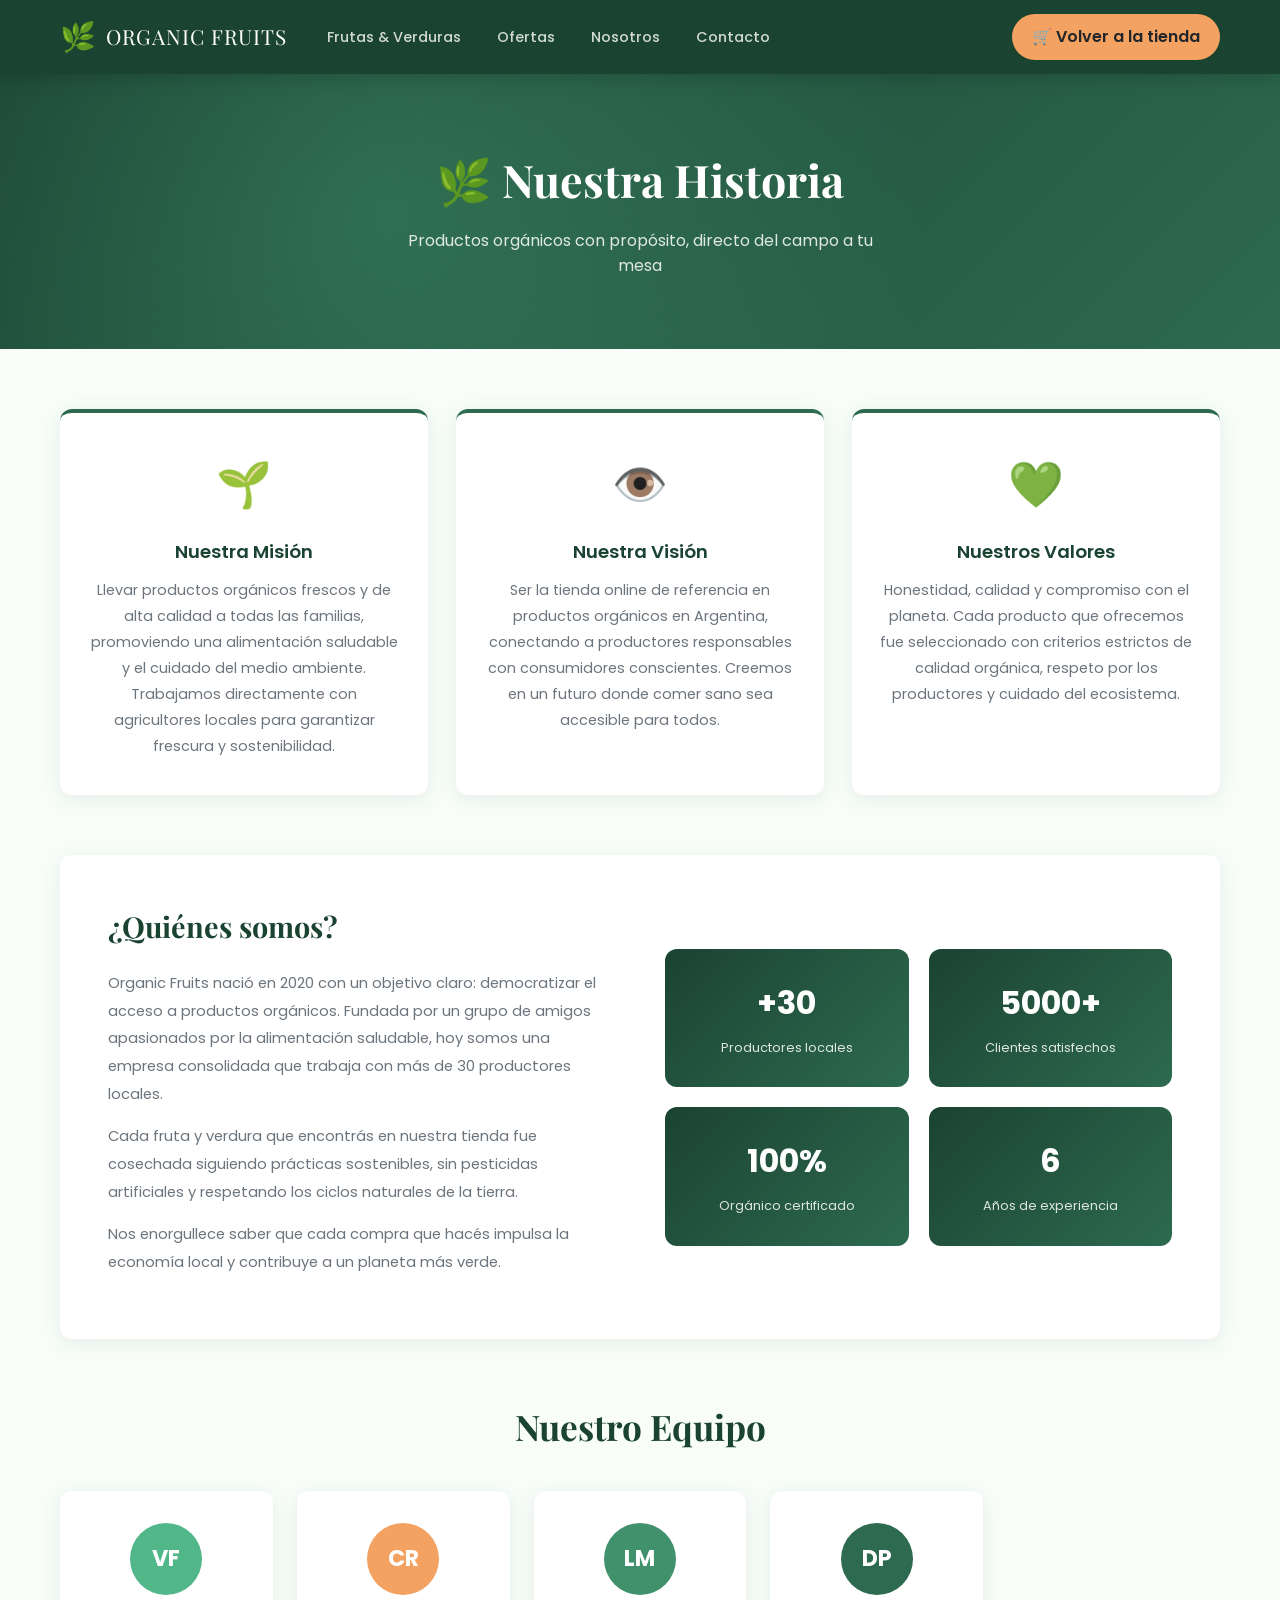
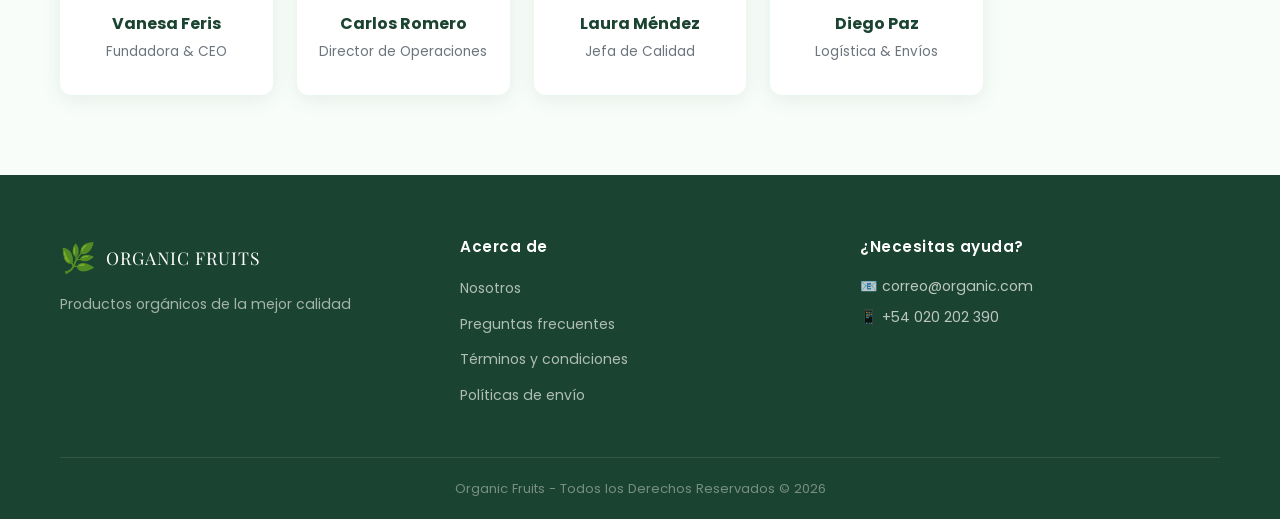
<file: pages/nosotros.html>
<!DOCTYPE html>
<html lang="es">
<head>
  <meta charset="UTF-8">
  <meta name="viewport" content="width=device-width, initial-scale=1.0">
  <title>Nosotros - Organic Fruits</title>
  <link rel="stylesheet" href="../css/styles.css">
  <link rel="stylesheet" href="../css/pages.css">
  <link rel="preconnect" href="https://fonts.googleapis.com">
  <link href="https://fonts.googleapis.com/css2?family=Poppins:wght@300;400;500;600;700&family=Playfair+Display:wght@700&display=swap" rel="stylesheet">
</head>
<body>
  <header class="header">
    <div class="container">
      <div class="header-content">
        <a href="../index.html" class="logo">
          <span class="logo-icon">🌿</span>
          <span class="logo-text">ORGANIC FRUITS</span>
        </a>
        <nav class="nav">
          <a href="../index.html#productos" class="nav-link">Frutas & Verduras</a>
          <a href="../index.html#ofertas" class="nav-link">Ofertas</a>
          <a href="nosotros.html" class="nav-link">Nosotros</a>
          <a href="../index.html#contacto" class="nav-link">Contacto</a>
        </nav>
        <div class="header-right">
          <a href="../index.html" class="cart-btn">🛒 Volver a la tienda</a>
        </div>
      </div>
    </div>
  </header>

  <section class="page-hero">
    <div class="page-hero-content">
      <h1>🌿 Nuestra Historia</h1>
      <p>Productos orgánicos con propósito, directo del campo a tu mesa</p>
    </div>
  </section>

  <main class="page-main">
    <div class="container">

      <div class="about-grid">
        <div class="about-card">
          <div class="about-icon">🌱</div>
          <h3>Nuestra Misión</h3>
          <p>Llevar productos orgánicos frescos y de alta calidad a todas las familias, promoviendo una alimentación saludable y el cuidado del medio ambiente. Trabajamos directamente con agricultores locales para garantizar frescura y sostenibilidad.</p>
        </div>
        <div class="about-card">
          <div class="about-icon">👁️</div>
          <h3>Nuestra Visión</h3>
          <p>Ser la tienda online de referencia en productos orgánicos en Argentina, conectando a productores responsables con consumidores conscientes. Creemos en un futuro donde comer sano sea accesible para todos.</p>
        </div>
        <div class="about-card">
          <div class="about-icon">💚</div>
          <h3>Nuestros Valores</h3>
          <p>Honestidad, calidad y compromiso con el planeta. Cada producto que ofrecemos fue seleccionado con criterios estrictos de calidad orgánica, respeto por los productores y cuidado del ecosistema.</p>
        </div>
      </div>

      <div class="about-story">
        <div class="story-text">
          <h2>¿Quiénes somos?</h2>
          <p>Organic Fruits nació en 2020 con un objetivo claro: democratizar el acceso a productos orgánicos. Fundada por un grupo de amigos apasionados por la alimentación saludable, hoy somos una empresa consolidada que trabaja con más de 30 productores locales.</p>
          <p>Cada fruta y verdura que encontrás en nuestra tienda fue cosechada siguiendo prácticas sostenibles, sin pesticidas artificiales y respetando los ciclos naturales de la tierra.</p>
          <p>Nos enorgullece saber que cada compra que hacés impulsa la economía local y contribuye a un planeta más verde.</p>
        </div>
        <div class="story-stats">
          <div class="stat-item">
            <span class="stat-number">+30</span>
            <span class="stat-label">Productores locales</span>
          </div>
          <div class="stat-item">
            <span class="stat-number">5000+</span>
            <span class="stat-label">Clientes satisfechos</span>
          </div>
          <div class="stat-item">
            <span class="stat-number">100%</span>
            <span class="stat-label">Orgánico certificado</span>
          </div>
          <div class="stat-item">
            <span class="stat-number">6</span>
            <span class="stat-label">Años de experiencia</span>
          </div>
        </div>
      </div>

      <div class="team-section">
        <h2 class="section-title">Nuestro Equipo</h2>
        <div class="team-grid">
          <div class="team-card">
            <div class="team-avatar" style="background:#52b788">VF</div>
            <h4>Vanesa Feris</h4>
            <p>Fundadora & CEO</p>
          </div>
          <div class="team-card">
            <div class="team-avatar" style="background:#f4a261">CR</div>
            <h4>Carlos Romero</h4>
            <p>Director de Operaciones</p>
          </div>
          <div class="team-card">
            <div class="team-avatar" style="background:#40916c">LM</div>
            <h4>Laura Méndez</h4>
            <p>Jefa de Calidad</p>
          </div>
          <div class="team-card">
            <div class="team-avatar" style="background:#2d6a4f">DP</div>
            <h4>Diego Paz</h4>
            <p>Logística & Envíos</p>
          </div>
        </div>
      </div>

    </div>
  </main>
  <footer class="footer">
    <div class="container">
      <div class="footer-content">
        <div class="footer-section">
          <div class="footer-logo"><span class="logo-icon">🌿</span><span class="logo-text">ORGANIC FRUITS</span></div>
          <p class="footer-text">Productos orgánicos de la mejor calidad</p>
        </div>
        <div class="footer-section">
          <h4 class="footer-title">Acerca de</h4>
          <ul class="footer-links">
            <li><a href="nosotros.html">Nosotros</a></li>
            <li><a href="preguntas.html">Preguntas frecuentes</a></li>
            <li><a href="terminos.html">Términos y condiciones</a></li>
            <li><a href="politicas.html">Políticas de envío</a></li>
          </ul>
        </div>
        <div class="footer-section">
          <h4 class="footer-title">¿Necesitas ayuda?</h4>
          <p class="footer-contact">📧 correo@organic.com</p>
          <p class="footer-contact">📱 +54 020 202 390</p>
        </div>
      </div>
      <div class="footer-bottom"><p>Organic Fruits - Todos los Derechos Reservados © 2026</p></div>
    </div>
  </footer>
</body>
</html>
</file>
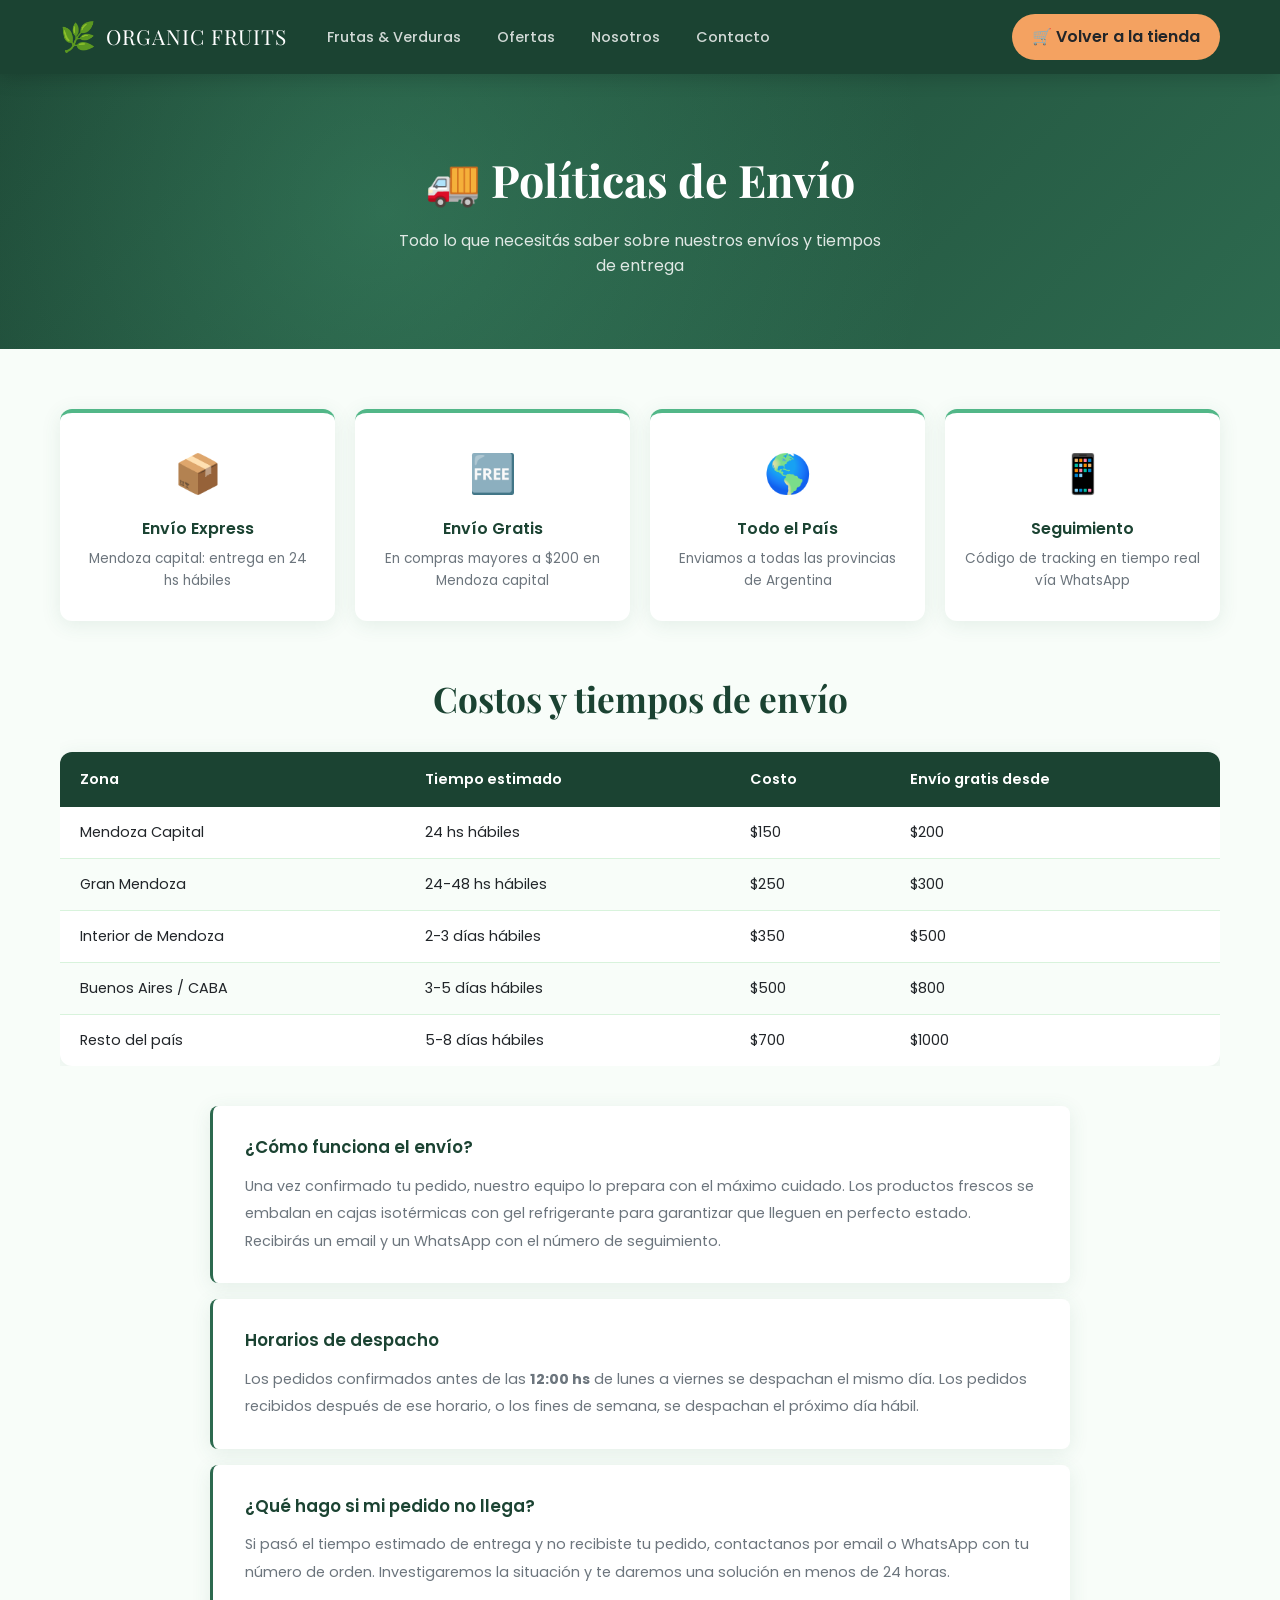
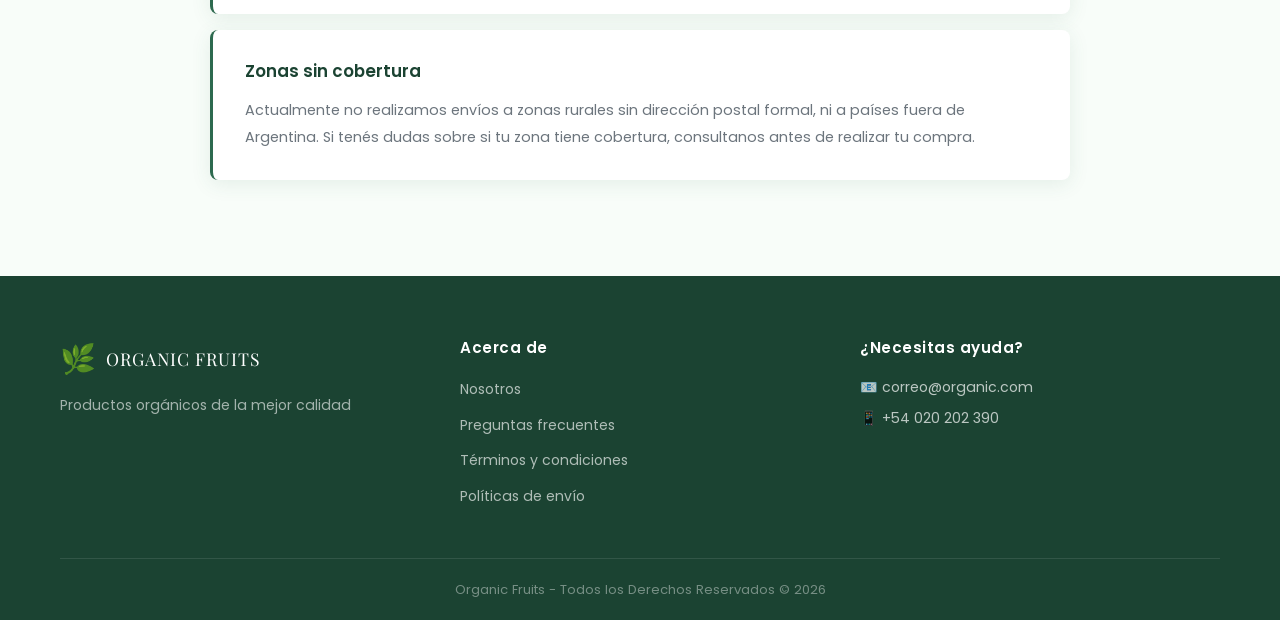
<file: pages/politicas.html>
<!DOCTYPE html>
<html lang="es">
<head>
  <meta charset="UTF-8">
  <meta name="viewport" content="width=device-width, initial-scale=1.0">
  <title>Políticas de Envío - Organic Fruits</title>
  <link rel="stylesheet" href="../css/styles.css">
  <link rel="stylesheet" href="../css/pages.css">
  <link rel="preconnect" href="https://fonts.googleapis.com">
  <link href="https://fonts.googleapis.com/css2?family=Poppins:wght@300;400;500;600;700&family=Playfair+Display:wght@700&display=swap" rel="stylesheet">
</head>
<body>
  <header class="header">
    <div class="container">
      <div class="header-content">
        <a href="../index.html" class="logo">
          <span class="logo-icon">🌿</span>
          <span class="logo-text">ORGANIC FRUITS</span>
        </a>
        <nav class="nav">
          <a href="../index.html#productos" class="nav-link">Frutas & Verduras</a>
          <a href="../index.html#ofertas" class="nav-link">Ofertas</a>
          <a href="nosotros.html" class="nav-link">Nosotros</a>
          <a href="../index.html#contacto" class="nav-link">Contacto</a>
        </nav>
        <div class="header-right">
          <a href="../index.html" class="cart-btn">🛒 Volver a la tienda</a>
        </div>
      </div>
    </div>
  </header>

  <section class="page-hero">
    <div class="page-hero-content">
      <h1>🚚 Políticas de Envío</h1>
      <p>Todo lo que necesitás saber sobre nuestros envíos y tiempos de entrega</p>
    </div>
  </section>

  <main class="page-main">
    <div class="container">

      <div class="shipping-highlights">
        <div class="shipping-highlight-card">
          <div class="sh-icon">📦</div>
          <h3>Envío Express</h3>
          <p>Mendoza capital: entrega en 24 hs hábiles</p>
        </div>
        <div class="shipping-highlight-card">
          <div class="sh-icon">🆓</div>
          <h3>Envío Gratis</h3>
          <p>En compras mayores a $200 en Mendoza capital</p>
        </div>
        <div class="shipping-highlight-card">
          <div class="sh-icon">🌎</div>
          <h3>Todo el País</h3>
          <p>Enviamos a todas las provincias de Argentina</p>
        </div>
        <div class="shipping-highlight-card">
          <div class="sh-icon">📱</div>
          <h3>Seguimiento</h3>
          <p>Código de tracking en tiempo real vía WhatsApp</p>
        </div>
      </div>

      <div class="shipping-table-wrap">
        <h2 class="section-title" style="margin-bottom:24px">Costos y tiempos de envío</h2>
        <table class="shipping-table">
          <thead>
            <tr>
              <th>Zona</th>
              <th>Tiempo estimado</th>
              <th>Costo</th>
              <th>Envío gratis desde</th>
            </tr>
          </thead>
          <tbody>
            <tr>
              <td>Mendoza Capital</td>
              <td>24 hs hábiles</td>
              <td>$150</td>
              <td>$200</td>
            </tr>
            <tr>
              <td>Gran Mendoza</td>
              <td>24-48 hs hábiles</td>
              <td>$250</td>
              <td>$300</td>
            </tr>
            <tr>
              <td>Interior de Mendoza</td>
              <td>2-3 días hábiles</td>
              <td>$350</td>
              <td>$500</td>
            </tr>
            <tr>
              <td>Buenos Aires / CABA</td>
              <td>3-5 días hábiles</td>
              <td>$500</td>
              <td>$800</td>
            </tr>
            <tr>
              <td>Resto del país</td>
              <td>5-8 días hábiles</td>
              <td>$700</td>
              <td>$1000</td>
            </tr>
          </tbody>
        </table>
      </div>

      <div class="legal-content" style="margin-top:40px">

        <div class="legal-section">
          <h2>¿Cómo funciona el envío?</h2>
          <p>Una vez confirmado tu pedido, nuestro equipo lo prepara con el máximo cuidado. Los productos frescos se embalan en cajas isotérmicas con gel refrigerante para garantizar que lleguen en perfecto estado. Recibirás un email y un WhatsApp con el número de seguimiento.</p>
        </div>

        <div class="legal-section">
          <h2>Horarios de despacho</h2>
          <p>Los pedidos confirmados antes de las <strong>12:00 hs</strong> de lunes a viernes se despachan el mismo día. Los pedidos recibidos después de ese horario, o los fines de semana, se despachan el próximo día hábil.</p>
        </div>

        <div class="legal-section">
          <h2>¿Qué hago si mi pedido no llega?</h2>
          <p>Si pasó el tiempo estimado de entrega y no recibiste tu pedido, contactanos por email o WhatsApp con tu número de orden. Investigaremos la situación y te daremos una solución en menos de 24 horas.</p>
        </div>

        <div class="legal-section">
          <h2>Zonas sin cobertura</h2>
          <p>Actualmente no realizamos envíos a zonas rurales sin dirección postal formal, ni a países fuera de Argentina. Si tenés dudas sobre si tu zona tiene cobertura, consultanos antes de realizar tu compra.</p>
        </div>

      </div>

    </div>
  </main>
  <footer class="footer">
    <div class="container">
      <div class="footer-content">
        <div class="footer-section">
          <div class="footer-logo"><span class="logo-icon">🌿</span><span class="logo-text">ORGANIC FRUITS</span></div>
          <p class="footer-text">Productos orgánicos de la mejor calidad</p>
        </div>
        <div class="footer-section">
          <h4 class="footer-title">Acerca de</h4>
          <ul class="footer-links">
            <li><a href="nosotros.html">Nosotros</a></li>
            <li><a href="preguntas.html">Preguntas frecuentes</a></li>
            <li><a href="terminos.html">Términos y condiciones</a></li>
            <li><a href="politicas.html">Políticas de envío</a></li>
          </ul>
        </div>
        <div class="footer-section">
          <h4 class="footer-title">¿Necesitas ayuda?</h4>
          <p class="footer-contact">📧 correo@organic.com</p>
          <p class="footer-contact">📱 +54 020 202 390</p>
        </div>
      </div>
      <div class="footer-bottom"><p>Organic Fruits - Todos los Derechos Reservados © 2026</p></div>
    </div>
  </footer>
</body>
</html>
</file>
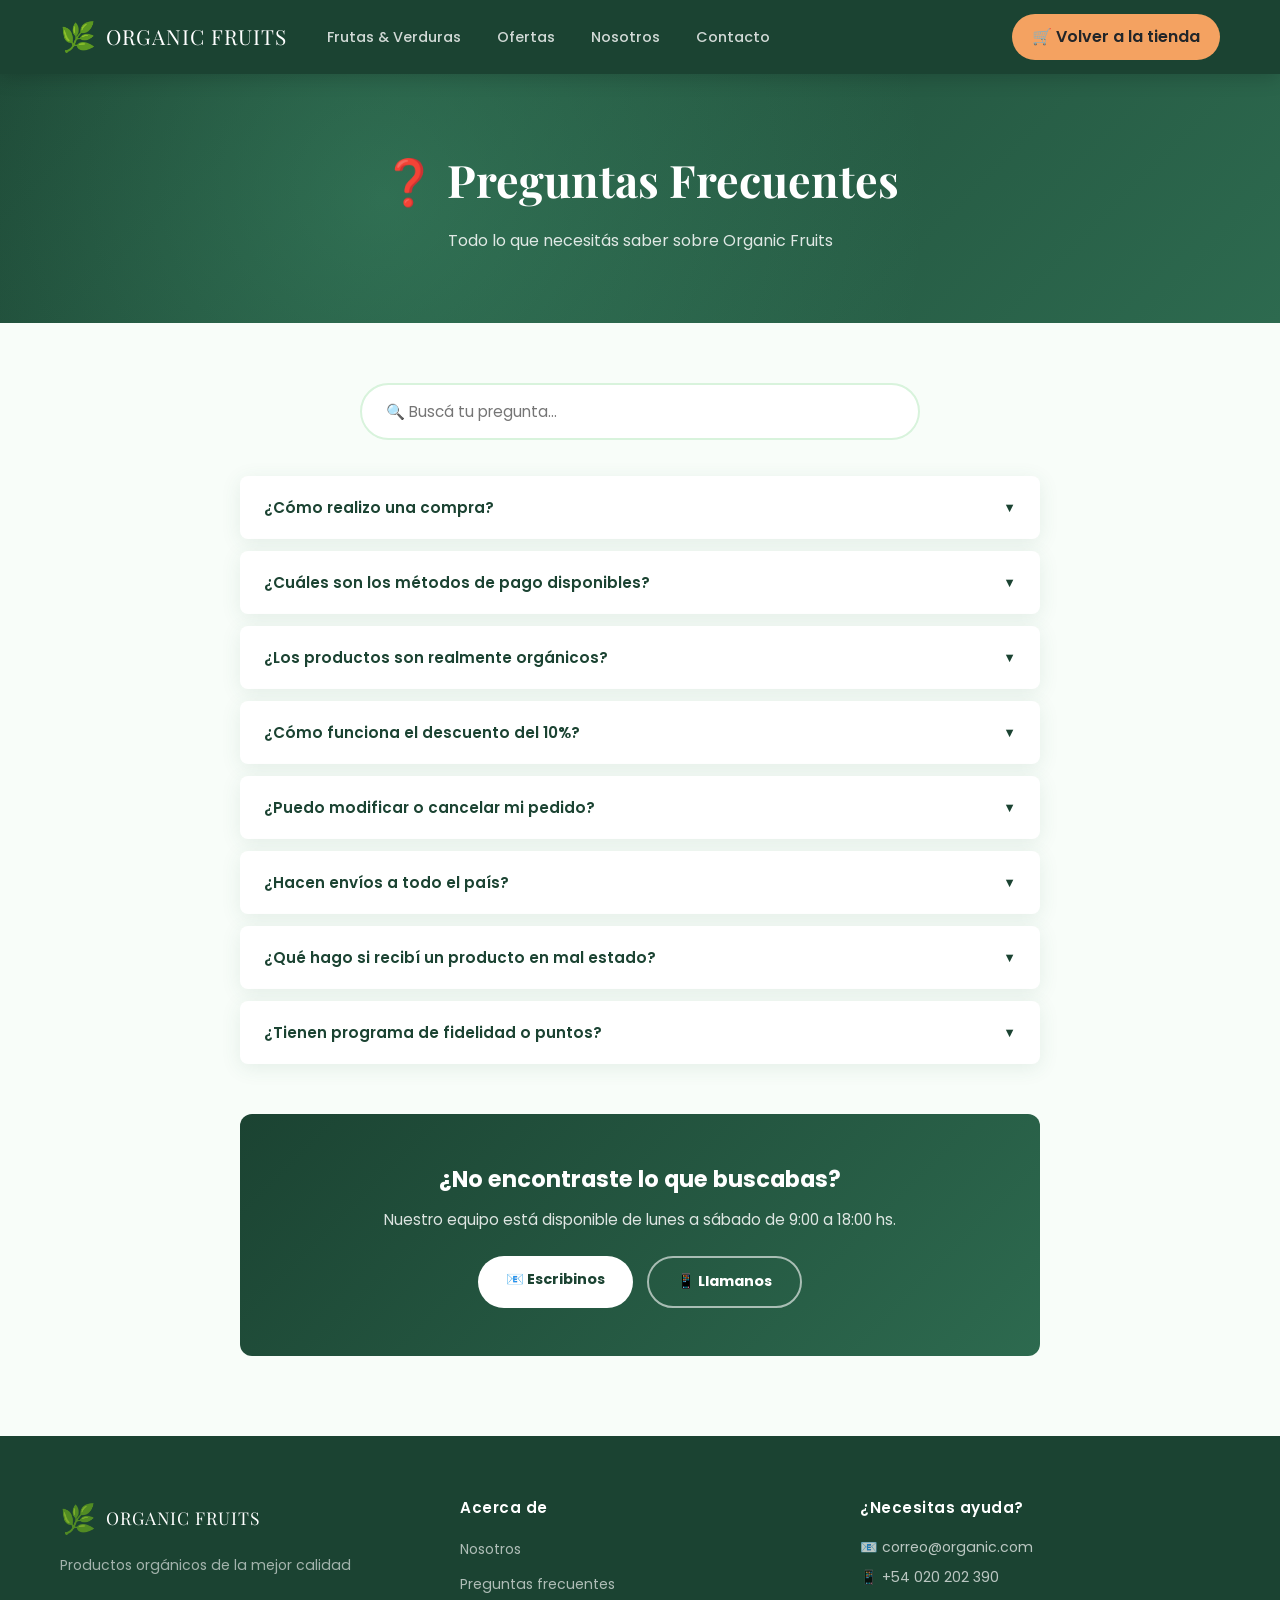
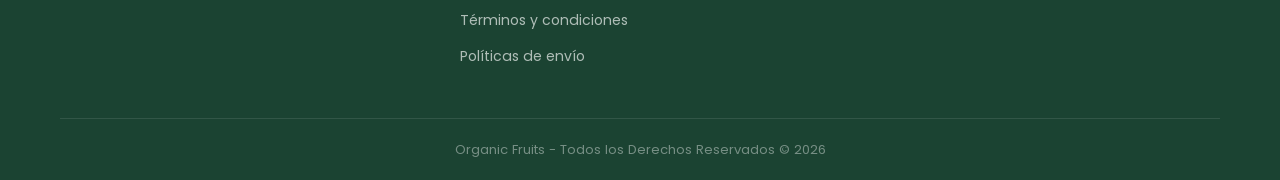
<file: pages/preguntas.html>
<!DOCTYPE html>
<html lang="es">
<head>
  <meta charset="UTF-8">
  <meta name="viewport" content="width=device-width, initial-scale=1.0">
  <title>Preguntas Frecuentes - Organic Fruits</title>
  <link rel="stylesheet" href="../css/styles.css">
  <link rel="stylesheet" href="../css/pages.css">
  <link rel="preconnect" href="https://fonts.googleapis.com">
  <link href="https://fonts.googleapis.com/css2?family=Poppins:wght@300;400;500;600;700&family=Playfair+Display:wght@700&display=swap" rel="stylesheet">
</head>
<body>
  <header class="header">
    <div class="container">
      <div class="header-content">
        <a href="../index.html" class="logo">
          <span class="logo-icon">🌿</span>
          <span class="logo-text">ORGANIC FRUITS</span>
        </a>
        <nav class="nav">
          <a href="../index.html#productos" class="nav-link">Frutas & Verduras</a>
          <a href="../index.html#ofertas" class="nav-link">Ofertas</a>
          <a href="nosotros.html" class="nav-link">Nosotros</a>
          <a href="../index.html#contacto" class="nav-link">Contacto</a>
        </nav>
        <div class="header-right">
          <a href="../index.html" class="cart-btn">🛒 Volver a la tienda</a>
        </div>
      </div>
    </div>
  </header>

  <section class="page-hero">
    <div class="page-hero-content">
      <h1>❓ Preguntas Frecuentes</h1>
      <p>Todo lo que necesitás saber sobre Organic Fruits</p>
    </div>
  </section>

  <main class="page-main">
    <div class="container">

      <div class="faq-search-wrap">
        <input type="text" id="faqSearch" class="faq-search" placeholder="🔍 Buscá tu pregunta...">
      </div>

      <div class="faq-list" id="faqList">

        <div class="faq-item">
          <button class="faq-question">¿Cómo realizo una compra? <span class="faq-arrow">▼</span></button>
          <div class="faq-answer">
            <p>Es muy sencillo: navegá por nuestra tienda, seleccioná los productos que querés, agregalos al carrito y hacé click en "Comprar ahora". Vas a ver un resumen completo de tu pedido antes de confirmar.</p>
          </div>
        </div>

        <div class="faq-item">
          <button class="faq-question">¿Cuáles son los métodos de pago disponibles? <span class="faq-arrow">▼</span></button>
          <div class="faq-answer">
            <p>Aceptamos tarjetas de crédito y débito (Visa, Mastercard, American Express), transferencia bancaria, Mercado Pago y pago en efectivo a través de Pago Fácil o Rapipago.</p>
          </div>
        </div>

        <div class="faq-item">
          <button class="faq-question">¿Los productos son realmente orgánicos? <span class="faq-arrow">▼</span></button>
          <div class="faq-answer">
            <p>Sí, todos nuestros productos cuentan con certificación orgánica avalada por el SENASA. Trabajamos únicamente con productores que respetan las normativas de agricultura orgánica, sin uso de pesticidas químicos ni fertilizantes artificiales.</p>
          </div>
        </div>

        <div class="faq-item">
          <button class="faq-question">¿Cómo funciona el descuento del 10%? <span class="faq-arrow">▼</span></button>
          <div class="faq-answer">
            <p>El descuento del 10% se aplica automáticamente cuando el total de tu carrito supera los $100. No necesitás ningún código especial; se descuenta directamente al momento de confirmar la compra. Podés ver el progreso en tiempo real en tu carrito.</p>
          </div>
        </div>

        <div class="faq-item">
          <button class="faq-question">¿Puedo modificar o cancelar mi pedido? <span class="faq-arrow">▼</span></button>
          <div class="faq-answer">
            <p>Podés modificar o cancelar tu pedido dentro de las primeras 2 horas de haberlo realizado, contactándonos por email o WhatsApp. Pasado ese tiempo, el pedido ya entra en proceso de preparación y no puede modificarse.</p>
          </div>
        </div>

        <div class="faq-item">
          <button class="faq-question">¿Hacen envíos a todo el país? <span class="faq-arrow">▼</span></button>
          <div class="faq-answer">
            <p>Actualmente realizamos envíos a todas las provincias de Argentina. Los tiempos y costos varían según la zona. Para Mendoza capital el envío es gratuito en compras mayores a $200. Consultá nuestra sección de Políticas de Envío para más detalles.</p>
          </div>
        </div>

        <div class="faq-item">
          <button class="faq-question">¿Qué hago si recibí un producto en mal estado? <span class="faq-arrow">▼</span></button>
          <div class="faq-answer">
            <p>Lamentamos que eso haya sucedido. Contactanos dentro de las 24 horas de recibir tu pedido con una foto del producto. Te haremos el reembolso completo o el reenvío del producto sin costo adicional. Tu satisfacción es nuestra prioridad.</p>
          </div>
        </div>

        <div class="faq-item">
          <button class="faq-question">¿Tienen programa de fidelidad o puntos? <span class="faq-arrow">▼</span></button>
          <div class="faq-answer">
            <p>¡Sí! Estamos lanzando próximamente nuestro programa "Organic Club". Cada compra acumulará puntos canjeables por descuentos. Suscribite a nuestro newsletter para ser el primero en enterarte cuando esté disponible.</p>
          </div>
        </div>

      </div>

      <div class="faq-no-results" id="faqNoResults" style="display:none">
        <p>No encontramos preguntas relacionadas. Escribinos a <strong>correo@organic.com</strong> y te respondemos a la brevedad.</p>
      </div>

      <div class="faq-contact-box">
        <h3>¿No encontraste lo que buscabas?</h3>
        <p>Nuestro equipo está disponible de lunes a sábado de 9:00 a 18:00 hs.</p>
        <div class="faq-contact-btns">
          <a href="mailto:correo@organic.com" class="btn-page">📧 Escribinos</a>
          <a href="tel:+5402020390" class="btn-page btn-page--outline">📱 Llamanos</a>
        </div>
      </div>

    </div>
  </main>

  <script>
    // Acordeón FAQ
    document.querySelectorAll(".faq-question").forEach(btn => {
      btn.addEventListener("click", () => {
        const item = btn.parentElement;
        const isOpen = item.classList.contains("open");
        document.querySelectorAll(".faq-item").forEach(i => i.classList.remove("open"));
        if (!isOpen) item.classList.add("open");
      });
    });

    // Búsqueda FAQ
    document.getElementById("faqSearch").addEventListener("input", function() {
      const term = this.value.toLowerCase();
      const items = document.querySelectorAll(".faq-item");
      let visible = 0;
      items.forEach(item => {
        const text = item.textContent.toLowerCase();
        if (text.includes(term)) { item.style.display = "block"; visible++; }
        else item.style.display = "none";
      });
      document.getElementById("faqNoResults").style.display = visible === 0 ? "block" : "none";
    });
  </script>
  <footer class="footer">
    <div class="container">
      <div class="footer-content">
        <div class="footer-section">
          <div class="footer-logo"><span class="logo-icon">🌿</span><span class="logo-text">ORGANIC FRUITS</span></div>
          <p class="footer-text">Productos orgánicos de la mejor calidad</p>
        </div>
        <div class="footer-section">
          <h4 class="footer-title">Acerca de</h4>
          <ul class="footer-links">
            <li><a href="nosotros.html">Nosotros</a></li>
            <li><a href="preguntas.html">Preguntas frecuentes</a></li>
            <li><a href="terminos.html">Términos y condiciones</a></li>
            <li><a href="politicas.html">Políticas de envío</a></li>
          </ul>
        </div>
        <div class="footer-section">
          <h4 class="footer-title">¿Necesitas ayuda?</h4>
          <p class="footer-contact">📧 correo@organic.com</p>
          <p class="footer-contact">📱 +54 020 202 390</p>
        </div>
      </div>
      <div class="footer-bottom"><p>Organic Fruits - Todos los Derechos Reservados © 2026</p></div>
    </div>
  </footer>
</body>
</html>
</file>
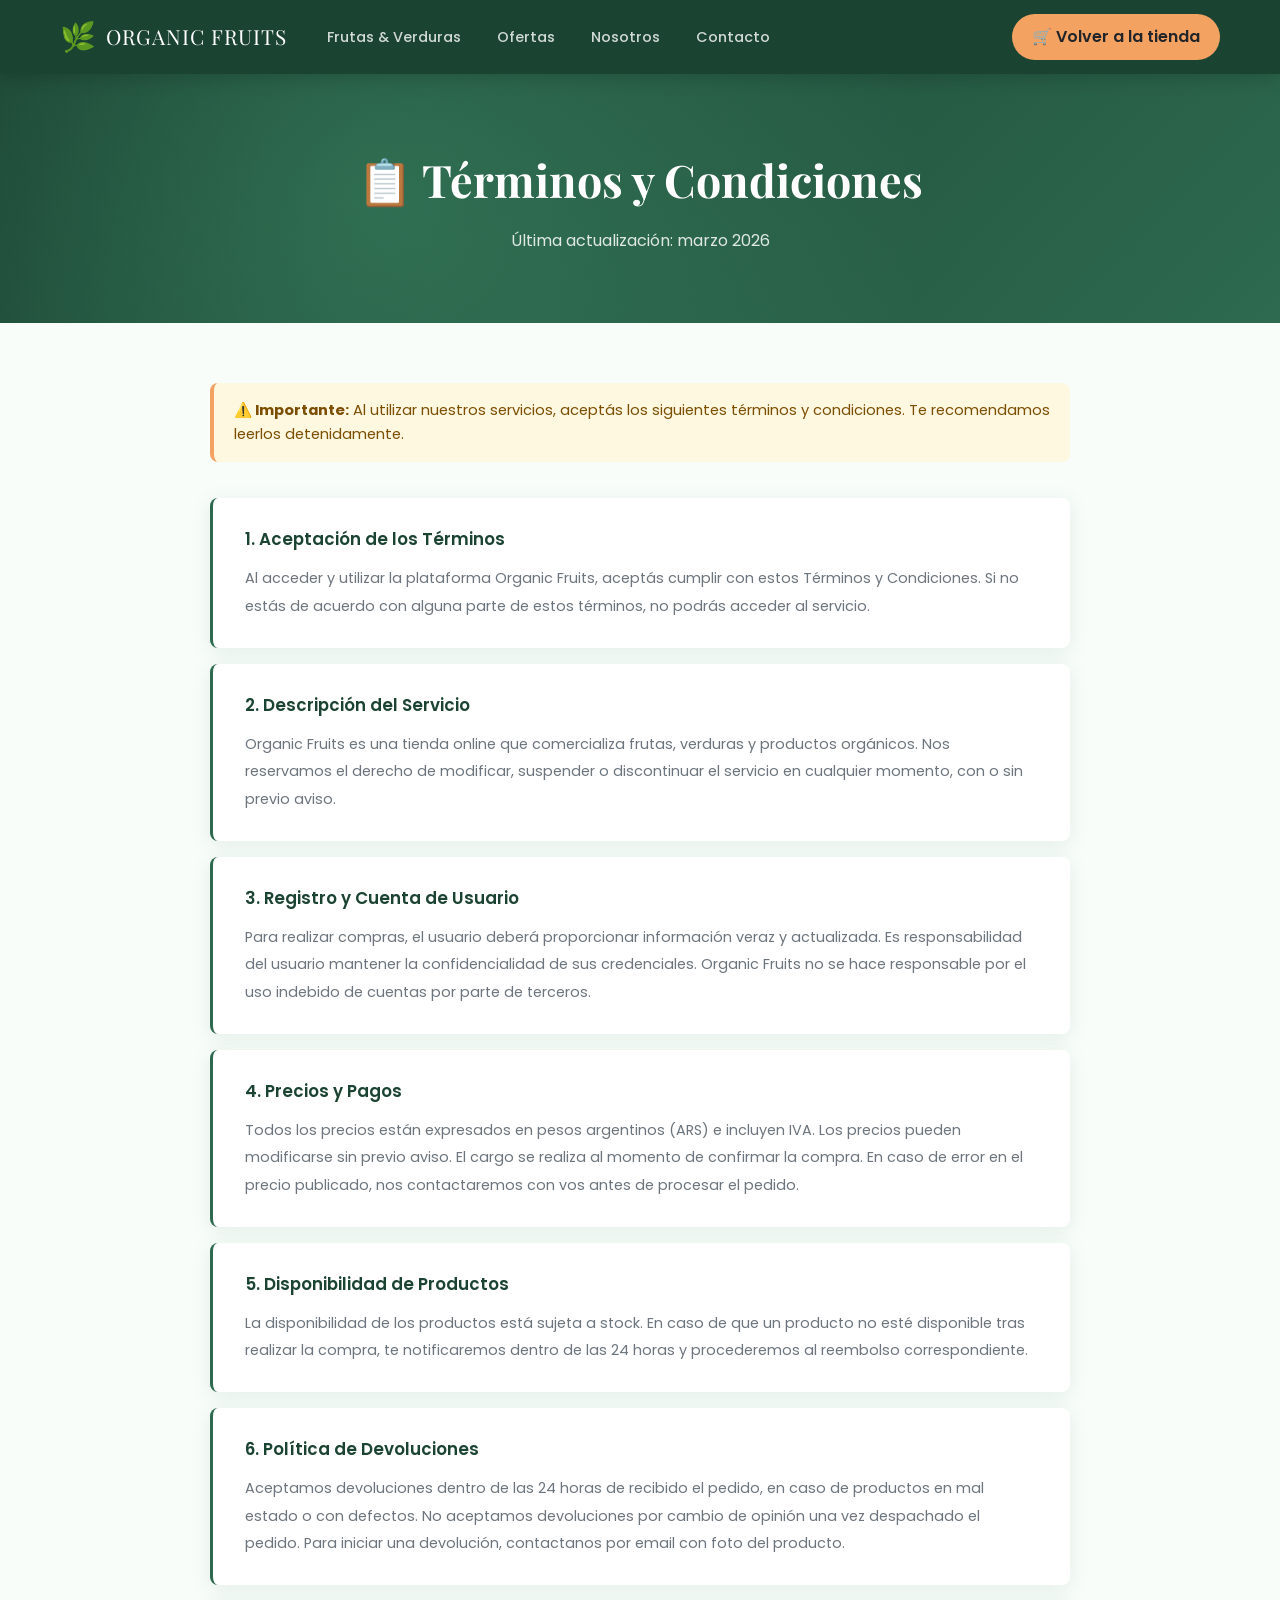
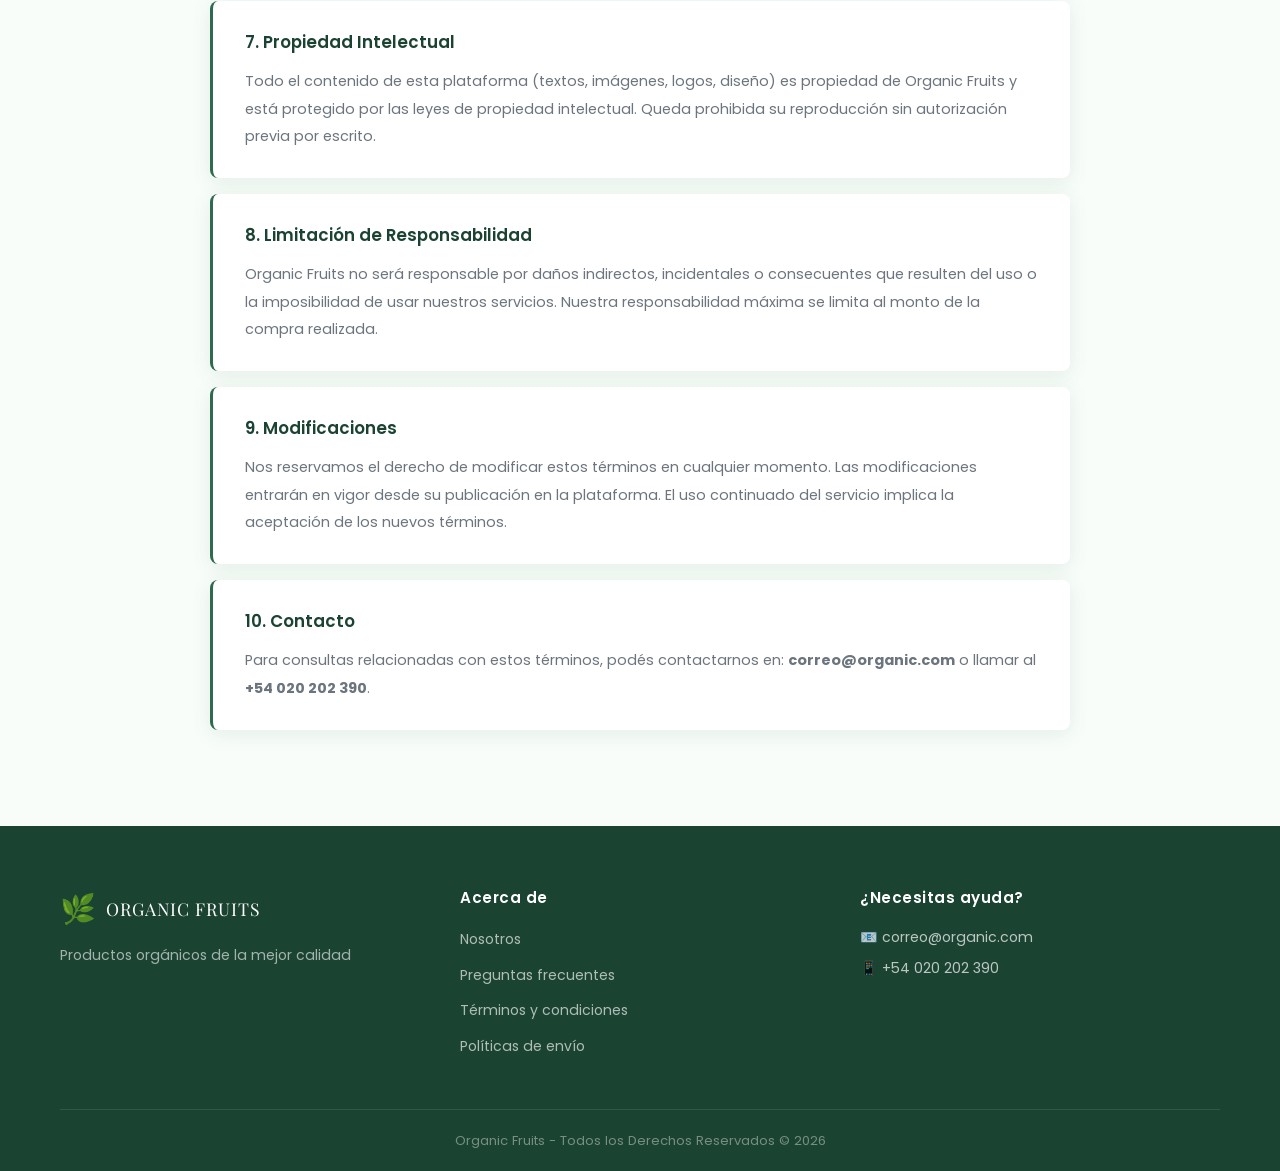
<file: pages/terminos.html>
<!DOCTYPE html>
<html lang="es">
<head>
  <meta charset="UTF-8">
  <meta name="viewport" content="width=device-width, initial-scale=1.0">
  <title>Términos y Condiciones - Organic Fruits</title>
  <link rel="stylesheet" href="../css/styles.css">
  <link rel="stylesheet" href="../css/pages.css">
  <link rel="preconnect" href="https://fonts.googleapis.com">
  <link href="https://fonts.googleapis.com/css2?family=Poppins:wght@300;400;500;600;700&family=Playfair+Display:wght@700&display=swap" rel="stylesheet">
</head>
<body>
  <header class="header">
    <div class="container">
      <div class="header-content">
        <a href="../index.html" class="logo">
          <span class="logo-icon">🌿</span>
          <span class="logo-text">ORGANIC FRUITS</span>
        </a>
        <nav class="nav">
          <a href="../index.html#productos" class="nav-link">Frutas & Verduras</a>
          <a href="../index.html#ofertas" class="nav-link">Ofertas</a>
          <a href="nosotros.html" class="nav-link">Nosotros</a>
          <a href="../index.html#contacto" class="nav-link">Contacto</a>
        </nav>
        <div class="header-right">
          <a href="../index.html" class="cart-btn">🛒 Volver a la tienda</a>
        </div>
      </div>
    </div>
  </header>

  <section class="page-hero">
    <div class="page-hero-content">
      <h1>📋 Términos y Condiciones</h1>
      <p>Última actualización: marzo 2026</p>
    </div>
  </section>

  <main class="page-main">
    <div class="container">
      <div class="legal-content">

        <div class="legal-alert">
          <strong>⚠️ Importante:</strong> Al utilizar nuestros servicios, aceptás los siguientes términos y condiciones. Te recomendamos leerlos detenidamente.
        </div>

        <div class="legal-section">
          <h2>1. Aceptación de los Términos</h2>
          <p>Al acceder y utilizar la plataforma Organic Fruits, aceptás cumplir con estos Términos y Condiciones. Si no estás de acuerdo con alguna parte de estos términos, no podrás acceder al servicio.</p>
        </div>

        <div class="legal-section">
          <h2>2. Descripción del Servicio</h2>
          <p>Organic Fruits es una tienda online que comercializa frutas, verduras y productos orgánicos. Nos reservamos el derecho de modificar, suspender o discontinuar el servicio en cualquier momento, con o sin previo aviso.</p>
        </div>

        <div class="legal-section">
          <h2>3. Registro y Cuenta de Usuario</h2>
          <p>Para realizar compras, el usuario deberá proporcionar información veraz y actualizada. Es responsabilidad del usuario mantener la confidencialidad de sus credenciales. Organic Fruits no se hace responsable por el uso indebido de cuentas por parte de terceros.</p>
        </div>

        <div class="legal-section">
          <h2>4. Precios y Pagos</h2>
          <p>Todos los precios están expresados en pesos argentinos (ARS) e incluyen IVA. Los precios pueden modificarse sin previo aviso. El cargo se realiza al momento de confirmar la compra. En caso de error en el precio publicado, nos contactaremos con vos antes de procesar el pedido.</p>
        </div>

        <div class="legal-section">
          <h2>5. Disponibilidad de Productos</h2>
          <p>La disponibilidad de los productos está sujeta a stock. En caso de que un producto no esté disponible tras realizar la compra, te notificaremos dentro de las 24 horas y procederemos al reembolso correspondiente.</p>
        </div>

        <div class="legal-section">
          <h2>6. Política de Devoluciones</h2>
          <p>Aceptamos devoluciones dentro de las 24 horas de recibido el pedido, en caso de productos en mal estado o con defectos. No aceptamos devoluciones por cambio de opinión una vez despachado el pedido. Para iniciar una devolución, contactanos por email con foto del producto.</p>
        </div>

        <div class="legal-section">
          <h2>7. Propiedad Intelectual</h2>
          <p>Todo el contenido de esta plataforma (textos, imágenes, logos, diseño) es propiedad de Organic Fruits y está protegido por las leyes de propiedad intelectual. Queda prohibida su reproducción sin autorización previa por escrito.</p>
        </div>

        <div class="legal-section">
          <h2>8. Limitación de Responsabilidad</h2>
          <p>Organic Fruits no será responsable por daños indirectos, incidentales o consecuentes que resulten del uso o la imposibilidad de usar nuestros servicios. Nuestra responsabilidad máxima se limita al monto de la compra realizada.</p>
        </div>

        <div class="legal-section">
          <h2>9. Modificaciones</h2>
          <p>Nos reservamos el derecho de modificar estos términos en cualquier momento. Las modificaciones entrarán en vigor desde su publicación en la plataforma. El uso continuado del servicio implica la aceptación de los nuevos términos.</p>
        </div>

        <div class="legal-section">
          <h2>10. Contacto</h2>
          <p>Para consultas relacionadas con estos términos, podés contactarnos en: <strong>correo@organic.com</strong> o llamar al <strong>+54 020 202 390</strong>.</p>
        </div>

      </div>
    </div>
  </main>
  <footer class="footer">
    <div class="container">
      <div class="footer-content">
        <div class="footer-section">
          <div class="footer-logo"><span class="logo-icon">🌿</span><span class="logo-text">ORGANIC FRUITS</span></div>
          <p class="footer-text">Productos orgánicos de la mejor calidad</p>
        </div>
        <div class="footer-section">
          <h4 class="footer-title">Acerca de</h4>
          <ul class="footer-links">
            <li><a href="nosotros.html">Nosotros</a></li>
            <li><a href="preguntas.html">Preguntas frecuentes</a></li>
            <li><a href="terminos.html">Términos y condiciones</a></li>
            <li><a href="politicas.html">Políticas de envío</a></li>
          </ul>
        </div>
        <div class="footer-section">
          <h4 class="footer-title">¿Necesitas ayuda?</h4>
          <p class="footer-contact">📧 correo@organic.com</p>
          <p class="footer-contact">📱 +54 020 202 390</p>
        </div>
      </div>
      <div class="footer-bottom"><p>Organic Fruits - Todos los Derechos Reservados © 2026</p></div>
    </div>
  </footer>
</body>
</html>
</file>
<file: css/styles.css>
/* ============================================================
   VARIABLES Y RESET
   ============================================================ */
:root {
  --primary: #2d6a4f;
  --primary-light: #40916c;
  --primary-dark: #1b4332;
  --secondary: #52b788;
  --accent: #f4a261;
  --accent-dark: #e76f51;
  --bg: #f8fdf9;
  --bg-card: #ffffff;
  --text: #212529;
  --text-muted: #6c757d;
  --border: #d8f3dc;
  --shadow: 0 4px 20px rgba(45, 106, 79, 0.1);
  --shadow-hover: 0 8px 30px rgba(45, 106, 79, 0.2);
  --radius: 12px;
  --radius-sm: 8px;
  --transition: all 0.3s ease;
}

*, *::before, *::after { box-sizing: border-box; margin: 0; padding: 0; }

html { scroll-behavior: smooth; }

body {
  font-family: 'Poppins', sans-serif;
  background: var(--bg);
  color: var(--text);
  line-height: 1.6;
  overflow-x: hidden;
}

.container { max-width: 1200px; margin: 0 auto; padding: 0 20px; }

img { max-width: 100%; display: block; }

a { text-decoration: none; color: inherit; }

ul { list-style: none; }

/* ============================================================
   MODALES
   ============================================================ */
.modal-overlay {
  position: fixed;
  inset: 0;
  background: rgba(27, 67, 50, 0.7);
  display: flex;
  align-items: center;
  justify-content: center;
  z-index: 1000;
  opacity: 0;
  pointer-events: none;
  transition: opacity 0.3s ease;
  backdrop-filter: blur(4px);
}

.modal-overlay.active { opacity: 1; pointer-events: all; }

.modal-box {
  background: var(--bg-card);
  border-radius: 20px;
  padding: 40px;
  width: 90%;
  max-width: 480px;
  text-align: center;
  box-shadow: 0 20px 60px rgba(0,0,0,0.25);
  transform: translateY(-20px);
  transition: transform 0.3s ease;
  max-height: 90vh;
  overflow-y: auto;
}

.modal-overlay.active .modal-box { transform: translateY(0); }

.modal-box--small { max-width: 380px; }
.modal-box--checkout { max-width: 520px; text-align: left; }

.modal-logo { font-size: 3rem; margin-bottom: 16px; }

.modal-title {
  font-family: 'Playfair Display', serif;
  font-size: 1.6rem;
  color: var(--primary-dark);
  margin-bottom: 8px;
}

.modal-subtitle { color: var(--text-muted); margin-bottom: 24px; font-size: 0.95rem; }

.modal-input {
  width: 100%;
  padding: 14px 18px;
  border: 2px solid var(--border);
  border-radius: var(--radius-sm);
  font-family: 'Poppins', sans-serif;
  font-size: 1rem;
  outline: none;
  transition: var(--transition);
  margin-bottom: 8px;
}

.modal-input:focus { border-color: var(--primary-light); box-shadow: 0 0 0 3px rgba(82,183,136,0.2); }

.modal-error {
  color: #e63946;
  font-size: 0.85rem;
  display: none;
  margin-bottom: 12px;
}

.modal-btn {
  background: var(--primary);
  color: #fff;
  border: none;
  padding: 14px 32px;
  border-radius: 50px;
  font-family: 'Poppins', sans-serif;
  font-weight: 600;
  font-size: 0.9rem;
  cursor: pointer;
  letter-spacing: 0.5px;
  transition: var(--transition);
  margin-top: 12px;
  width: 100%;
}

.modal-btn:hover { background: var(--primary-light); transform: translateY(-2px); }

.modal-btn--secondary {
  background: transparent;
  color: var(--primary);
  border: 2px solid var(--primary);
  margin-right: 8px;
}

.modal-btn--secondary:hover { background: var(--bg); }
.modal-btn--danger { background: #e63946; }
.modal-btn--danger:hover { background: #c1121f; }

.modal-actions { display: flex; gap: 12px; margin-top: 8px; }
.modal-actions .modal-btn { width: auto; flex: 1; }

.discount-modal-info { text-align: left; background: var(--bg); padding: 20px; border-radius: var(--radius-sm); margin: 16px 0; }
.discount-list { margin-top: 12px; }
.discount-list li { padding: 6px 0; color: var(--primary-dark); font-size: 0.9rem; }

/* Checkout modal */
.checkout-body { padding: 8px 0; }
.checkout-pedido { font-size: 1.1rem; margin-bottom: 4px; }
.checkout-fecha, .checkout-cliente { color: var(--text-muted); font-size: 0.9rem; margin-bottom: 4px; }
.checkout-items { border-top: 1px solid var(--border); margin: 16px 0; padding-top: 12px; }
.checkout-item { display: flex; justify-content: space-between; padding: 6px 0; font-size: 0.9rem; border-bottom: 1px dashed var(--border); }
.checkout-totales { margin-top: 12px; }
.checkout-row { display: flex; justify-content: space-between; padding: 5px 0; font-size: 0.9rem; }
.checkout-row.descuento { color: var(--accent-dark); }
.checkout-row.total-final { font-weight: 700; font-size: 1.1rem; color: var(--primary-dark); border-top: 2px solid var(--primary); padding-top: 10px; margin-top: 6px; }
.checkout-msg { margin-top: 16px; color: var(--primary); font-weight: 500; font-size: 0.9rem; text-align: center; }

/* ============================================================
   HEADER
   ============================================================ */
.header {
  background: var(--primary-dark);
  position: sticky;
  top: 0;
  z-index: 100;
  box-shadow: 0 2px 20px rgba(0,0,0,0.2);
}

.header-content {
  display: flex;
  align-items: center;
  gap: 24px;
  padding: 14px 0;
  flex-wrap: wrap;
}

.logo { display: flex; align-items: center; gap: 10px; }

.logo-icon { font-size: 1.8rem; }

.logo-text {
  font-family: 'Playfair Display', serif;
  font-size: 1.3rem;
  color: #fff;
  letter-spacing: 1px;
}

.nav { display: flex; gap: 4px; }

.nav-link {
  color: rgba(255,255,255,0.8);
  padding: 8px 16px;
  border-radius: 50px;
  font-size: 0.9rem;
  font-weight: 500;
  transition: var(--transition);
}

.nav-link:hover, .nav-link.active {
  background: rgba(255,255,255,0.15);
  color: #fff;
}

.search-bar {
  display: flex;
  background: rgba(255,255,255,0.1);
  border-radius: 50px;
  overflow: hidden;
  flex: 1;
  max-width: 300px;
  border: 1px solid rgba(255,255,255,0.2);
}

.search-input {
  background: transparent;
  border: none;
  padding: 10px 18px;
  color: #fff;
  font-family: 'Poppins', sans-serif;
  font-size: 0.9rem;
  width: 100%;
  outline: none;
}

.search-input::placeholder { color: rgba(255,255,255,0.6); }

.search-btn {
  background: var(--secondary);
  border: none;
  padding: 10px 16px;
  cursor: pointer;
  font-size: 1rem;
  transition: var(--transition);
}

.search-btn:hover { background: var(--primary-light); }

.header-right { display: flex; align-items: center; gap: 16px; margin-left: auto; }

.user-greeting { color: rgba(255,255,255,0.9); font-size: 0.85rem; font-weight: 500; }

.cart-btn {
  background: var(--accent);
  border: none;
  border-radius: 50px;
  padding: 10px 20px;
  cursor: pointer;
  display: flex;
  align-items: center;
  gap: 8px;
  transition: var(--transition);
  font-weight: 600;
}

.cart-btn:hover { background: var(--accent-dark); transform: scale(1.05); }

.cart-count {
  background: var(--primary-dark);
  color: #fff;
  border-radius: 50%;
  width: 22px;
  height: 22px;
  display: flex;
  align-items: center;
  justify-content: center;
  font-size: 0.75rem;
  font-weight: 700;
}

/* ============================================================
   HERO
   ============================================================ */
.hero {
  background: linear-gradient(135deg, var(--primary-dark) 0%, var(--primary) 50%, var(--primary-light) 100%);
  min-height: 420px;
  display: flex;
  align-items: center;
  justify-content: center;
  text-align: center;
  position: relative;
  overflow: hidden;
  --parallax-y: 0px;
}

.hero::before {
  content: '';
  position: absolute;
  inset: -15%;
  background: url('../images/banner_1_.jpg') center/cover no-repeat;
  opacity: 0.45;
  transform: translate3d(0, var(--parallax-y), 0);
  will-change: transform;
  transition: transform 0.05s linear;
}

.hero-content { position: relative; z-index: 1; padding: 60px 20px; }

.hero-title {
  font-family: 'Playfair Display', serif;
  font-size: clamp(2rem, 5vw, 3.5rem);
  color: #fff;
  margin-bottom: 16px;
  text-shadow: 0 2px 20px rgba(0,0,0,0.3);
}

.hero-subtitle {
  color: rgba(255,255,255,0.9);
  font-size: clamp(1rem, 2vw, 1.3rem);
  font-weight: 300;
}

/* ============================================================
   BANNER DESCUENTO
   ============================================================ */
.discount-banner {
  background: linear-gradient(135deg, var(--accent) 0%, var(--accent-dark) 100%);
  padding: 40px 0;
}

.discount-content {
  display: flex;
  align-items: center;
  gap: 40px;
  flex-wrap: wrap;
}

.discount-badge {
  background: rgba(255,255,255,0.2);
  border-radius: 50%;
  width: 130px;
  height: 130px;
  display: flex;
  flex-direction: column;
  align-items: center;
  justify-content: center;
  border: 3px solid rgba(255,255,255,0.5);
  flex-shrink: 0;
}

.discount-percent { font-size: 2.5rem; font-weight: 700; color: #fff; line-height: 1; }
.discount-text { font-size: 0.65rem; color: rgba(255,255,255,0.9); text-align: center; font-weight: 600; letter-spacing: 0.5px; }

.discount-info h2 { color: #fff; font-size: 1.8rem; margin-bottom: 8px; }
.discount-info p { color: rgba(255,255,255,0.9); margin-bottom: 16px; }

.discount-btn {
  background: #fff;
  color: var(--accent-dark);
  border: none;
  padding: 12px 28px;
  border-radius: 50px;
  font-weight: 700;
  font-family: 'Poppins', sans-serif;
  cursor: pointer;
  transition: var(--transition);
  font-size: 0.9rem;
}

.discount-btn:hover { transform: translateY(-2px); box-shadow: 0 6px 20px rgba(0,0,0,0.2); }

/* ============================================================
   SECCIÓN PRODUCTOS
   ============================================================ */
.main { padding: 60px 0; }

.section-title {
  font-family: 'Playfair Display', serif;
  font-size: clamp(1.6rem, 3vw, 2.2rem);
  color: var(--primary-dark);
  text-align: center;
  margin-bottom: 8px;
}

.section-subtitle {
  text-align: center;
  color: var(--text-muted);
  margin-bottom: 40px;
  font-size: 1rem;
}

.section-title--light { color: #fff; }

/* Filtros */
.filter-bar {
  display: flex;
  gap: 10px;
  justify-content: center;
  flex-wrap: wrap;
  margin-bottom: 40px;
}

.filter-btn {
  background: var(--bg-card);
  border: 2px solid var(--border);
  color: var(--text-muted);
  padding: 10px 24px;
  border-radius: 50px;
  font-family: 'Poppins', sans-serif;
  font-size: 0.9rem;
  font-weight: 500;
  cursor: pointer;
  transition: var(--transition);
}

.filter-btn:hover { border-color: var(--primary-light); color: var(--primary-light); }

.filter-btn.active {
  background: var(--primary);
  border-color: var(--primary);
  color: #fff;
}

/* Grid de productos */
.products-grid {
  display: grid;
  grid-template-columns: repeat(auto-fill, minmax(240px, 1fr));
  gap: 24px;
}

/* Tarjeta de producto */
.product-card {
  background: var(--bg-card);
  border-radius: var(--radius);
  overflow: hidden;
  box-shadow: var(--shadow);
  transition: var(--transition);
  position: relative;
  display: flex;
  flex-direction: column;
}

.product-card:hover { transform: translateY(-6px); box-shadow: var(--shadow-hover); }

.product-badge {
  position: absolute;
  top: 12px;
  left: 12px;
  background: var(--accent);
  color: #fff;
  padding: 4px 12px;
  border-radius: 50px;
  font-size: 0.75rem;
  font-weight: 600;
  z-index: 1;
}

.product-img-wrapper {
  height: 210px;
  overflow: hidden;
  background: #f0f9f4;
  display: flex;
  align-items: center;
  justify-content: center;
}

.product-img {
  width: 100%;
  height: 100%;
  object-fit: cover;
  transition: transform 0.4s ease;
}

.product-card:hover .product-img { transform: scale(1.08); }

.product-info { padding: 18px; flex: 1; display: flex; flex-direction: column; }

.product-name { font-weight: 600; font-size: 1rem; color: var(--primary-dark); margin-bottom: 4px; }

.product-desc { color: var(--text-muted); font-size: 0.82rem; margin-bottom: 8px; flex: 1; }

.estrellas { color: #f4a261; font-size: 0.9rem; display: block; margin-bottom: 12px; }

.product-footer { display: flex; align-items: center; justify-content: space-between; }

.product-price-wrap { display: flex; align-items: baseline; gap: 4px; }
.product-price { font-size: 1.2rem; font-weight: 700; color: var(--primary); }
.product-unit { font-size: 0.78rem; color: var(--text-muted); }

.btn-agregar {
  background: var(--primary);
  color: #fff;
  border: none;
  padding: 9px 18px;
  border-radius: 50px;
  font-family: 'Poppins', sans-serif;
  font-size: 0.85rem;
  font-weight: 600;
  cursor: pointer;
  transition: var(--transition);
}

.btn-agregar:hover { background: var(--primary-light); transform: scale(1.05); }

/* Sin resultados */
.no-resultados {
  grid-column: 1 / -1;
  text-align: center;
  padding: 60px;
  color: var(--text-muted);
}

.no-resultados span { font-size: 3rem; display: block; margin-bottom: 12px; }

/* ============================================================
   SECCIÓN OFERTAS (FakeStore API)
   ============================================================ */
.ofertas-section {
  padding: 60px 0;
  background: var(--bg-card);
  position: relative;
}

.ofertas-section::before {
  content: '';
  position: absolute;
  inset: 0;
  background: url('../images/discount-banner.jpg') center/cover no-repeat;
  opacity: 0.45;
  pointer-events: none;
}

.ofertas-section .container { position: relative; z-index: 1; }

.ofertas-grid {
  display: grid;
  grid-template-columns: repeat(auto-fill, minmax(240px, 1fr));
  gap: 24px;
  margin-top: 40px;
}

.oferta-card {
  background: var(--bg);
  border-radius: var(--radius);
  overflow: hidden;
  box-shadow: var(--shadow);
  transition: var(--transition);
  position: relative;
  display: flex;
  flex-direction: column;
}

.oferta-card:hover { transform: translateY(-5px); box-shadow: var(--shadow-hover); }

.oferta-badge {
  position: absolute;
  top: 12px;
  right: 12px;
  background: #e63946;
  color: #fff;
  padding: 4px 10px;
  border-radius: 50px;
  font-size: 0.8rem;
  font-weight: 700;
}

.oferta-img {
  height: 200px;
  object-fit: cover;
  background: #f0f9f4;
  width: 100%;
}

.oferta-info { padding: 16px; flex: 1; }

.oferta-categoria {
  display: inline-block;
  background: var(--border);
  color: var(--primary-dark);
  padding: 3px 10px;
  border-radius: 50px;
  font-size: 0.72rem;
  font-weight: 600;
  text-transform: capitalize;
  margin-bottom: 8px;
}

.oferta-nombre { font-size: 0.9rem; font-weight: 600; color: var(--text); margin-bottom: 8px; line-height: 1.4; }

.oferta-precios { display: flex; gap: 10px; align-items: center; margin-top: 10px; }
.precio-original { font-size: 0.85rem; color: var(--text-muted); text-decoration: line-through; }
.precio-oferta { font-size: 1.1rem; font-weight: 700; color: var(--primary); }

.loading-spinner { grid-column: 1/-1; text-align: center; padding: 40px; color: var(--text-muted); font-size: 1rem; }
.api-error { grid-column: 1/-1; text-align: center; padding: 30px; color: #e63946; }

/* ============================================================
   SECCIÓN TESTIMONIOS (JSONPlaceholder)
   ============================================================ */
.testimonios-section {
  padding: 70px 0;
  background: linear-gradient(135deg, var(--primary-dark) 0%, var(--primary) 100%);
}

.testimonios-grid {
  display: grid;
  grid-template-columns: repeat(auto-fill, minmax(240px, 1fr));
  gap: 24px;
  margin-top: 40px;
}

.testimonio-card {
  background: rgba(255,255,255,0.1);
  backdrop-filter: blur(10px);
  border: 1px solid rgba(255,255,255,0.2);
  border-radius: var(--radius);
  padding: 28px;
  text-align: center;
  transition: var(--transition);
}

.testimonio-card:hover { background: rgba(255,255,255,0.18); transform: translateY(-4px); }

.testimonio-avatar {
  width: 60px;
  height: 60px;
  border-radius: 50%;
  display: flex;
  align-items: center;
  justify-content: center;
  color: #fff;
  font-weight: 700;
  font-size: 1.2rem;
  margin: 0 auto 12px;
}

.testimonio-estrellas { color: var(--accent); font-size: 1rem; margin-bottom: 12px; }

.testimonio-texto { color: rgba(255,255,255,0.9); font-size: 0.88rem; line-height: 1.7; font-style: italic; margin-bottom: 16px; }

.testimonio-autor strong { color: #fff; display: block; font-size: 0.9rem; }
.testimonio-autor span { color: rgba(255,255,255,0.6); font-size: 0.8rem; }

/* ============================================================
   CARRITO LATERAL
   ============================================================ */
.cart-sidebar {
  position: fixed;
  right: -420px;
  top: 0;
  height: 100vh;
  width: 400px;
  background: var(--bg-card);
  z-index: 200;
  display: flex;
  flex-direction: column;
  box-shadow: -8px 0 40px rgba(0,0,0,0.2);
  transition: right 0.35s cubic-bezier(0.4, 0, 0.2, 1);
}

.cart-sidebar.open { right: 0; }

.cart-header {
  background: var(--primary-dark);
  color: #fff;
  padding: 20px 24px;
  display: flex;
  align-items: center;
  justify-content: space-between;
  flex-shrink: 0;
}

.cart-title { font-size: 1.1rem; font-weight: 600; display: flex; align-items: center; gap: 8px; }
.cart-icon-title { font-size: 1.3rem; }
.cart-username { font-size: 0.8rem; font-weight: 400; color: rgba(255,255,255,0.7); }

.cart-close {
  background: rgba(255,255,255,0.15);
  border: none;
  color: #fff;
  width: 32px;
  height: 32px;
  border-radius: 50%;
  cursor: pointer;
  font-size: 1rem;
  transition: var(--transition);
}

.cart-close:hover { background: rgba(255,255,255,0.3); }

.cart-notification {
  background: var(--secondary);
  color: #fff;
  padding: 10px 20px;
  font-size: 0.85rem;
  font-weight: 500;
  text-align: center;
  min-height: 0;
  max-height: 0;
  overflow: hidden;
  transition: max-height 0.3s ease, padding 0.3s ease;
}

.cart-items {
  flex: 1;
  overflow-y: auto;
  padding: 16px;
}

/* Item del carrito */
.cart-item {
  display: flex;
  gap: 12px;
  padding: 14px;
  border-radius: var(--radius-sm);
  background: var(--bg);
  margin-bottom: 10px;
  align-items: flex-start;
}

.cart-item-img {
  width: 60px;
  height: 60px;
  object-fit: contain;
  border-radius: 8px;
  background: #fff;
  padding: 4px;
  flex-shrink: 0;
}

.cart-item-info { flex: 1; }
.cart-item-name { font-weight: 600; font-size: 0.9rem; color: var(--primary-dark); margin-bottom: 2px; }
.cart-item-price { color: var(--text-muted); font-size: 0.8rem; margin-bottom: 8px; }

.cart-item-controls { display: flex; align-items: center; gap: 8px; }

.qty-btn {
  background: var(--primary);
  color: #fff;
  border: none;
  width: 26px;
  height: 26px;
  border-radius: 50%;
  cursor: pointer;
  font-size: 1rem;
  line-height: 1;
  transition: var(--transition);
}

.qty-btn:hover { background: var(--primary-light); }
.qty-value { font-weight: 700; font-size: 0.9rem; min-width: 20px; text-align: center; }

.cart-item-right { display: flex; flex-direction: column; align-items: flex-end; gap: 8px; flex-shrink: 0; }

.cart-item-total { font-weight: 700; color: var(--primary); font-size: 0.9rem; }

.cart-item-delete {
  background: none;
  border: none;
  cursor: pointer;
  font-size: 1rem;
  opacity: 0.6;
  transition: var(--transition);
}

.cart-item-delete:hover { opacity: 1; transform: scale(1.2); }

/* Carrito vacío */
.cart-empty { text-align: center; padding: 50px 20px; color: var(--text-muted); }
.cart-empty-icon { font-size: 3rem; display: block; margin-bottom: 12px; }

/* Resumen del carrito */
.cart-summary {
  padding: 16px 20px;
  border-top: 1px solid var(--border);
  flex-shrink: 0;
}

.summary-row {
  display: flex;
  justify-content: space-between;
  padding: 5px 0;
  font-size: 0.9rem;
  color: var(--text-muted);
}

.summary-row.total { font-weight: 700; font-size: 1.1rem; color: var(--primary-dark); padding-top: 10px; border-top: 2px solid var(--border); margin-top: 8px; }

.discount-amount { color: var(--accent-dark); font-weight: 600; }

/* Barra de progreso descuento */
.discount-progress-container { margin: 12px 0; display: none; }
.discount-progress-label { font-size: 0.8rem; color: var(--primary); margin-bottom: 6px; font-weight: 500; }
.discount-progress-bar { background: var(--border); border-radius: 50px; height: 8px; overflow: hidden; }
.discount-progress-fill { background: var(--secondary); height: 100%; border-radius: 50px; transition: width 0.5s ease; }

/* Botones de acción del carrito */
.cart-actions { padding: 16px 20px; display: flex; gap: 10px; flex-shrink: 0; }

.btn {
  flex: 1;
  padding: 13px;
  border: none;
  border-radius: 50px;
  font-family: 'Poppins', sans-serif;
  font-size: 0.85rem;
  font-weight: 700;
  cursor: pointer;
  transition: var(--transition);
  letter-spacing: 0.3px;
}

.btn-primary { background: var(--primary); color: #fff; }
.btn-primary:hover { background: var(--primary-light); }
.btn-secondary { background: transparent; color: var(--primary); border: 2px solid var(--primary); }
.btn-secondary:hover { background: var(--bg); }

/* ============================================================
   OVERLAY
   ============================================================ */
.overlay {
  position: fixed;
  inset: 0;
  background: rgba(27, 67, 50, 0.5);
  z-index: 99;
  opacity: 0;
  pointer-events: none;
  transition: opacity 0.3s;
}

.overlay.active { opacity: 1; pointer-events: all; }

/* ============================================================
   FOOTER
   ============================================================ */
.footer {
  background: var(--primary-dark);
  color: rgba(255,255,255,0.85);
  padding: 60px 0 0;
}

.footer-content {
  display: grid;
  grid-template-columns: repeat(auto-fit, minmax(180px, 1fr));
  gap: 40px;
  padding-bottom: 40px;
}

.footer-logo { display: flex; align-items: center; gap: 10px; margin-bottom: 12px; }
.footer-logo .logo-text { color: #fff; font-size: 1.1rem; }

.footer-text { color: rgba(255,255,255,0.6); font-size: 0.88rem; }

.footer-title { color: #fff; font-size: 0.95rem; font-weight: 600; margin-bottom: 16px; letter-spacing: 0.5px; }

.footer-links li { margin-bottom: 10px; }
.footer-links a { color: rgba(255,255,255,0.65); font-size: 0.88rem; transition: var(--transition); }
.footer-links a:hover { color: var(--secondary); padding-left: 4px; }

.social-links { display: flex; gap: 12px; }
.social-link {
  font-size: 1.4rem;
  background: rgba(255,255,255,0.1);
  width: 42px;
  height: 42px;
  border-radius: 50%;
  display: flex;
  align-items: center;
  justify-content: center;
  transition: var(--transition);
}

.social-link:hover { background: var(--secondary); transform: translateY(-3px); }

.footer-contact { color: rgba(255,255,255,0.7); font-size: 0.88rem; margin-bottom: 8px; }

.footer-bottom {
  border-top: 1px solid rgba(255,255,255,0.1);
  text-align: center;
  padding: 20px 0;
  color: rgba(255,255,255,0.4);
  font-size: 0.82rem;
}

/* ============================================================
   SWEETALERT2 CUSTOM
   ============================================================ */
.swal-toast-custom { font-family: 'Poppins', sans-serif !important; }

/* ============================================================
   HAMBURGER BUTTON (creado dinámicamente por JS)
   ============================================================ */
.hamburger-btn {
  display: none;
  flex-direction: column;
  justify-content: center;
  gap: 5px;
  background: transparent;
  border: none;
  cursor: pointer;
  padding: 8px;
  border-radius: 8px;
  transition: var(--transition);
  order: -1;
}

.hamburger-btn span {
  display: block;
  width: 24px;
  height: 2px;
  background: #fff;
  border-radius: 2px;
  transition: var(--transition);
  transform-origin: center;
}

.hamburger-btn--open span:nth-child(1) { transform: translateY(7px) rotate(45deg); }
.hamburger-btn--open span:nth-child(2) { opacity: 0; transform: scaleX(0); }
.hamburger-btn--open span:nth-child(3) { transform: translateY(-7px) rotate(-45deg); }

/* ============================================================
   RESPONSIVE — DESKTOP GRANDE (>1200px)
   ============================================================ */
@media (min-width: 1200px) {
  .products-grid { grid-template-columns: repeat(4, 1fr); }
  .ofertas-grid { grid-template-columns: repeat(4, 1fr); }
  .testimonios-grid { grid-template-columns: repeat(4, 1fr); }
}

/* ============================================================
   RESPONSIVE — TABLET (769px – 1024px)
   ============================================================ */
@media (max-width: 1024px) and (min-width: 769px) {
  .products-grid { grid-template-columns: repeat(3, 1fr); gap: 18px; }
  .ofertas-grid { grid-template-columns: repeat(2, 1fr); }
  .testimonios-grid { grid-template-columns: repeat(2, 1fr); }
  .search-bar { max-width: 220px; }
  .nav-link { padding: 8px 10px; font-size: 0.82rem; }
}

/* ============================================================
   RESPONSIVE — MÓVIL (<=768px)
   ============================================================ */
@media (max-width: 768px) {
  /* Header */
  .header-content {
    gap: 8px;
    padding: 12px 0;
    flex-wrap: nowrap;
    position: relative;
  }

  .hamburger-btn { display: flex; }

  /* Nav móvil: se oculta y aparece como dropdown */
  .nav {
    display: none;
    position: absolute;
    top: 100%;
    left: 0;
    right: 0;
    background: var(--primary-dark);
    flex-direction: column;
    gap: 0;
    padding: 8px 0 16px;
    z-index: 50;
    box-shadow: 0 8px 20px rgba(0,0,0,0.3);
    border-top: 1px solid rgba(255,255,255,0.1);
  }

  .nav--open { display: flex; }

  .nav-link {
    padding: 12px 24px;
    border-radius: 0;
    border-bottom: 1px solid rgba(255,255,255,0.06);
    font-size: 0.95rem;
  }

  /* Búsqueda más pequeña */
  .search-bar { max-width: 160px; }
  .search-input { font-size: 0.82rem; padding: 8px 12px; }

  /* Saludo oculto en móvil */
  .user-greeting { display: none; }

  /* Cart button más compacto */
  .cart-btn { padding: 8px 14px; font-size: 0.85rem; }

  /* Cart sidebar full width en móvil */
  .cart-sidebar { width: 100%; right: -100%; }

  /* Hero */
  .hero { min-height: 260px; }
  .hero-content { padding: 40px 16px; }

  /* Banner descuento */
  .discount-content {
    flex-direction: column;
    align-items: center;
    text-align: center;
    gap: 20px;
  }
  .discount-badge { margin: 0 auto; width: 110px; height: 110px; }
  .discount-info h2 { font-size: 1.4rem; }

  /* Grids */
  .products-grid { grid-template-columns: repeat(2, 1fr); gap: 12px; }
  .ofertas-grid { grid-template-columns: repeat(2, 1fr); gap: 12px; }
  .testimonios-grid { grid-template-columns: 1fr; gap: 16px; }

  /* Tarjeta producto en móvil */
  .product-img-wrapper { height: 160px; }
  .product-info { padding: 12px; }
  .product-name { font-size: 0.88rem; }
  .product-desc { display: none; }
  .product-price { font-size: 1rem; }
  .btn-agregar { padding: 7px 12px; font-size: 0.78rem; }

  /* Footer */
  .footer-content { grid-template-columns: repeat(2, 1fr); gap: 24px; }

  /* Modal */
  .modal-box { padding: 28px 18px; }
  .modal-title { font-size: 1.3rem; }
}

/* ============================================================
   RESPONSIVE — MÓVIL PEQUEÑO (<=480px)
   ============================================================ */
@media (max-width: 480px) {
  /* Header */
  .search-bar { display: none; }
  .logo-text { font-size: 1rem; }

  /* Hero */
  .hero { min-height: 220px; }

  /* Grids */
  .products-grid { grid-template-columns: repeat(2, 1fr); gap: 10px; }
  .ofertas-grid { grid-template-columns: 1fr; }
  .testimonios-grid { grid-template-columns: 1fr; }

  /* Secciones */
  .main { padding: 40px 0; }
  .ofertas-section { padding: 40px 0; }
  .testimonios-section { padding: 50px 0; }

  /* Footer */
  .footer-content { grid-template-columns: 1fr; gap: 28px; }
  .footer { padding: 40px 0 0; }

  /* Carrito */
  .cart-actions { flex-direction: column; }
  .btn { width: 100%; }
}
</file>
<file: css/pages.css>
/* ============================================================
   ESTILOS EXCLUSIVOS PARA PÁGINAS INTERNAS
   ============================================================ */

/* Hero de página interna */
.page-hero {
  background: linear-gradient(135deg, var(--primary-dark) 0%, var(--primary) 100%);
  padding: 70px 20px;
  text-align: center;
  position: relative;
  overflow: hidden;
}

.page-hero::before {
  content: '';
  position: absolute;
  inset: 0;
  background: radial-gradient(circle at 30% 50%, rgba(82,183,136,0.3) 0%, transparent 60%);
}

.page-hero-content { position: relative; z-index: 1; }

.page-hero h1 {
  font-family: 'Playfair Display', serif;
  font-size: clamp(1.8rem, 4vw, 2.8rem);
  color: #fff;
  margin-bottom: 12px;
}

.page-hero p {
  color: rgba(255,255,255,0.85);
  font-size: 1rem;
  max-width: 500px;
  margin: 0 auto;
}

/* Contenido principal de páginas */
.page-main { padding: 60px 0 80px; }

/* ============================================================
   NOSOTROS
   ============================================================ */
.about-grid {
  display: grid;
  grid-template-columns: repeat(auto-fit, minmax(260px, 1fr));
  gap: 28px;
  margin-bottom: 60px;
}

.about-card {
  background: var(--bg-card);
  border-radius: var(--radius);
  padding: 36px 28px;
  text-align: center;
  box-shadow: var(--shadow);
  border-top: 4px solid var(--primary);
  transition: var(--transition);
}

.about-card:hover { transform: translateY(-6px); box-shadow: var(--shadow-hover); }

.about-icon { font-size: 2.8rem; margin-bottom: 16px; }

.about-card h3 {
  font-size: 1.15rem;
  color: var(--primary-dark);
  margin-bottom: 12px;
  font-weight: 600;
}

.about-card p { color: var(--text-muted); font-size: 0.9rem; line-height: 1.8; }

/* Historia y stats */
.about-story {
  display: grid;
  grid-template-columns: 1fr 1fr;
  gap: 50px;
  align-items: center;
  background: var(--bg-card);
  border-radius: var(--radius);
  padding: 48px;
  box-shadow: var(--shadow);
  margin-bottom: 60px;
}

.story-text h2 {
  font-family: 'Playfair Display', serif;
  font-size: 1.8rem;
  color: var(--primary-dark);
  margin-bottom: 20px;
}

.story-text p {
  color: var(--text-muted);
  font-size: 0.92rem;
  line-height: 1.9;
  margin-bottom: 14px;
}

.story-stats {
  display: grid;
  grid-template-columns: 1fr 1fr;
  gap: 20px;
}

.stat-item {
  background: linear-gradient(135deg, var(--primary-dark), var(--primary));
  border-radius: var(--radius);
  padding: 28px 20px;
  text-align: center;
  color: #fff;
}

.stat-number {
  display: block;
  font-size: 2rem;
  font-weight: 700;
  margin-bottom: 6px;
}

.stat-label {
  font-size: 0.8rem;
  opacity: 0.85;
  line-height: 1.3;
}

/* Equipo */
.team-section { margin-top: 20px; }

.team-grid {
  display: grid;
  grid-template-columns: repeat(auto-fill, minmax(200px, 1fr));
  gap: 24px;
  margin-top: 36px;
}

.team-card {
  background: var(--bg-card);
  border-radius: var(--radius);
  padding: 32px 20px;
  text-align: center;
  box-shadow: var(--shadow);
  transition: var(--transition);
}

.team-card:hover { transform: translateY(-5px); box-shadow: var(--shadow-hover); }

.team-avatar {
  width: 72px;
  height: 72px;
  border-radius: 50%;
  color: #fff;
  font-size: 1.4rem;
  font-weight: 700;
  display: flex;
  align-items: center;
  justify-content: center;
  margin: 0 auto 16px;
}

.team-card h4 { font-size: 1rem; color: var(--primary-dark); margin-bottom: 4px; }
.team-card p { color: var(--text-muted); font-size: 0.85rem; }

/* ============================================================
   FAQ
   ============================================================ */
.faq-search-wrap { margin-bottom: 36px; }

.faq-search {
  width: 100%;
  max-width: 560px;
  display: block;
  margin: 0 auto;
  padding: 15px 24px;
  border: 2px solid var(--border);
  border-radius: 50px;
  font-family: 'Poppins', sans-serif;
  font-size: 0.95rem;
  outline: none;
  transition: var(--transition);
}

.faq-search:focus { border-color: var(--primary); box-shadow: 0 0 0 3px rgba(82,183,136,0.2); }

.faq-list { max-width: 800px; margin: 0 auto; }

.faq-item {
  background: var(--bg-card);
  border-radius: var(--radius-sm);
  margin-bottom: 12px;
  box-shadow: var(--shadow);
  overflow: hidden;
}

.faq-question {
  width: 100%;
  background: none;
  border: none;
  padding: 20px 24px;
  font-family: 'Poppins', sans-serif;
  font-size: 0.95rem;
  font-weight: 600;
  color: var(--primary-dark);
  text-align: left;
  cursor: pointer;
  display: flex;
  justify-content: space-between;
  align-items: center;
  transition: var(--transition);
}

.faq-question:hover { background: var(--bg); color: var(--primary); }

.faq-item.open .faq-question { background: var(--primary); color: #fff; }

.faq-arrow { transition: transform 0.3s; font-size: 0.8rem; }
.faq-item.open .faq-arrow { transform: rotate(180deg); }

.faq-answer {
  max-height: 0;
  overflow: hidden;
  transition: max-height 0.35s ease, padding 0.3s;
}

.faq-item.open .faq-answer { max-height: 300px; }

.faq-answer p {
  padding: 18px 24px;
  color: var(--text-muted);
  font-size: 0.9rem;
  line-height: 1.8;
  border-top: 1px solid var(--border);
}

.faq-no-results {
  text-align: center;
  padding: 40px;
  color: var(--text-muted);
  background: var(--bg-card);
  border-radius: var(--radius);
  max-width: 800px;
  margin: 0 auto;
}

.faq-contact-box {
  background: linear-gradient(135deg, var(--primary-dark), var(--primary));
  border-radius: var(--radius);
  padding: 48px 40px;
  text-align: center;
  color: #fff;
  margin-top: 50px;
  max-width: 800px;
  margin-left: auto;
  margin-right: auto;
}

.faq-contact-box h3 { font-size: 1.4rem; margin-bottom: 10px; }
.faq-contact-box p { opacity: 0.85; margin-bottom: 24px; font-size: 0.95rem; }

.faq-contact-btns { display: flex; gap: 14px; justify-content: center; flex-wrap: wrap; }

.btn-page {
  background: #fff;
  color: var(--primary-dark);
  padding: 12px 28px;
  border-radius: 50px;
  font-weight: 700;
  font-size: 0.9rem;
  transition: var(--transition);
  display: inline-block;
}

.btn-page:hover { transform: translateY(-2px); box-shadow: 0 6px 20px rgba(0,0,0,0.2); }

.btn-page--outline {
  background: transparent;
  color: #fff;
  border: 2px solid rgba(255,255,255,0.6);
}

.btn-page--outline:hover { background: rgba(255,255,255,0.15); }

/* ============================================================
   LEGAL (Términos y Políticas)
   ============================================================ */
.legal-content { max-width: 860px; margin: 0 auto; }

.legal-alert {
  background: #fff8e1;
  border-left: 4px solid var(--accent);
  border-radius: var(--radius-sm);
  padding: 16px 20px;
  margin-bottom: 36px;
  font-size: 0.92rem;
  color: #7c4f00;
}

.legal-section {
  background: var(--bg-card);
  border-radius: var(--radius-sm);
  padding: 28px 32px;
  margin-bottom: 16px;
  box-shadow: var(--shadow);
  border-left: 3px solid var(--primary);
}

.legal-section h2 {
  font-size: 1.05rem;
  color: var(--primary-dark);
  margin-bottom: 12px;
  font-weight: 600;
}

.legal-section p {
  color: var(--text-muted);
  font-size: 0.9rem;
  line-height: 1.9;
}

/* ============================================================
   POLÍTICAS DE ENVÍO
   ============================================================ */
.shipping-highlights {
  display: grid;
  grid-template-columns: repeat(auto-fit, minmax(200px, 1fr));
  gap: 20px;
  margin-bottom: 50px;
}

.shipping-highlight-card {
  background: var(--bg-card);
  border-radius: var(--radius);
  padding: 30px 20px;
  text-align: center;
  box-shadow: var(--shadow);
  transition: var(--transition);
  border-top: 4px solid var(--secondary);
}

.shipping-highlight-card:hover { transform: translateY(-5px); box-shadow: var(--shadow-hover); }

.sh-icon { font-size: 2.4rem; margin-bottom: 12px; }

.shipping-highlight-card h3 { font-size: 1rem; color: var(--primary-dark); margin-bottom: 6px; font-weight: 600; }

.shipping-highlight-card p { color: var(--text-muted); font-size: 0.85rem; }

.shipping-table-wrap { overflow-x: auto; }

.shipping-table {
  width: 100%;
  border-collapse: collapse;
  background: var(--bg-card);
  border-radius: var(--radius);
  overflow: hidden;
  box-shadow: var(--shadow);
}

.shipping-table thead { background: var(--primary-dark); color: #fff; }

.shipping-table th {
  padding: 16px 20px;
  text-align: left;
  font-weight: 600;
  font-size: 0.9rem;
}

.shipping-table td {
  padding: 14px 20px;
  font-size: 0.9rem;
  color: var(--text);
  border-bottom: 1px solid var(--border);
}

.shipping-table tbody tr:nth-child(even) { background: var(--bg); }
.shipping-table tbody tr:hover { background: #d8f3dc; }
.shipping-table tbody tr:last-child td { border-bottom: none; }

/* ============================================================
   RESPONSIVE PÁGINAS — TABLET
   ============================================================ */
@media (max-width: 1024px) and (min-width: 769px) {
  .about-grid { grid-template-columns: repeat(2, 1fr); }
  .team-grid { grid-template-columns: repeat(3, 1fr); }
  .shipping-highlights { grid-template-columns: repeat(2, 1fr); }
}

/* ============================================================
   RESPONSIVE PÁGINAS — MÓVIL
   ============================================================ */
@media (max-width: 768px) {
  .about-story { grid-template-columns: 1fr; padding: 28px 20px; gap: 30px; }
  .about-grid { grid-template-columns: 1fr; }
  .team-grid { grid-template-columns: repeat(2, 1fr); }
  .legal-section { padding: 20px; }
  .shipping-table th, .shipping-table td { padding: 10px 12px; font-size: 0.82rem; }
  .page-hero { padding: 50px 20px; }
  .shipping-highlights { grid-template-columns: repeat(2, 1fr); }
  .story-stats { grid-template-columns: repeat(2, 1fr); }
}

/* ============================================================
   RESPONSIVE PÁGINAS — MÓVIL PEQUEÑO
   ============================================================ */
@media (max-width: 480px) {
  .story-stats { grid-template-columns: 1fr; }
  .faq-contact-box { padding: 32px 20px; }
  .about-grid { grid-template-columns: 1fr; }
  .team-grid { grid-template-columns: 1fr; }
  .shipping-highlights { grid-template-columns: 1fr; }
  .page-hero h1 { font-size: 1.6rem; }
  .faq-search { font-size: 0.9rem; padding: 12px 18px; }
  .shipping-table { font-size: 0.8rem; }
  .shipping-table th, .shipping-table td { padding: 8px; }
}
</file>
